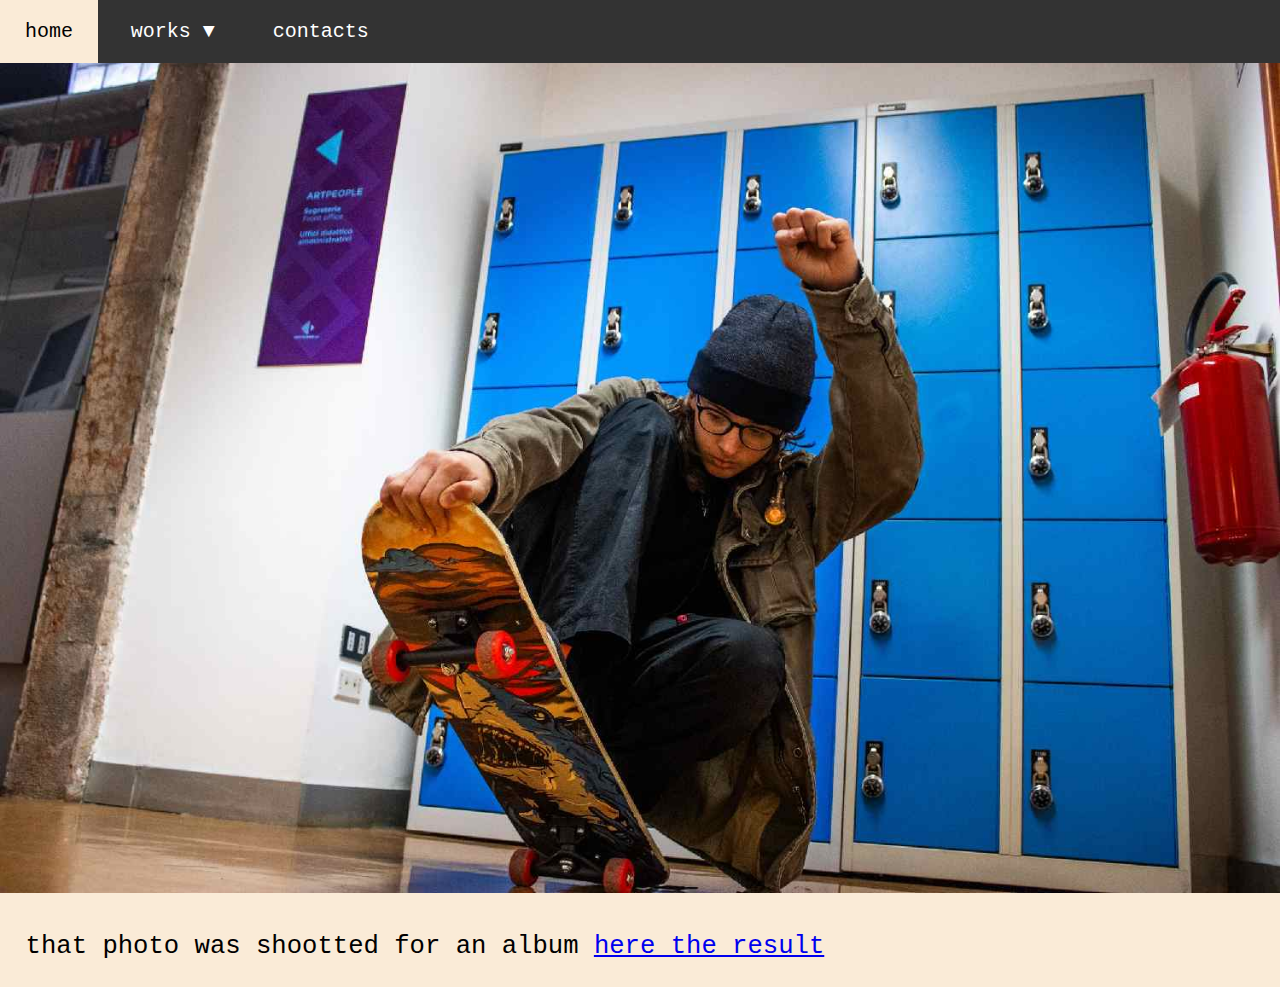
<file: index.html>
<html>
  <head>
  <title>Il mio sito</title>
  <link href="ilmiosito.css" rel="stylesheet">
  </head>
  <body>
  <br/>
    <div id=foto>
  <img class="hero" src="foto/home.jpg" alt="image">
  </div>
 <ul>
    <li><a href="index.html">home</a></li>
    <li>
	 <a href="">works ▼</a>
	 <ul class="dropdown">
	    <li><a href="">works ▼</a></li>
		<li><a href="">album</a></li>
		<li><a href="berlino.html">berlino</a></li>
		<li><a href="">cipro</a></li>
	 </ul>
	</li> 	
	<li><a href="contatti.html">contacts</a></li>
  </ul>
  
  <div class="main">
    <p>that photo was shootted for an album 
      <a href="tondin_cover.html">here the result</a>
    </p>
  </div>
  </body>
</html>
</file>
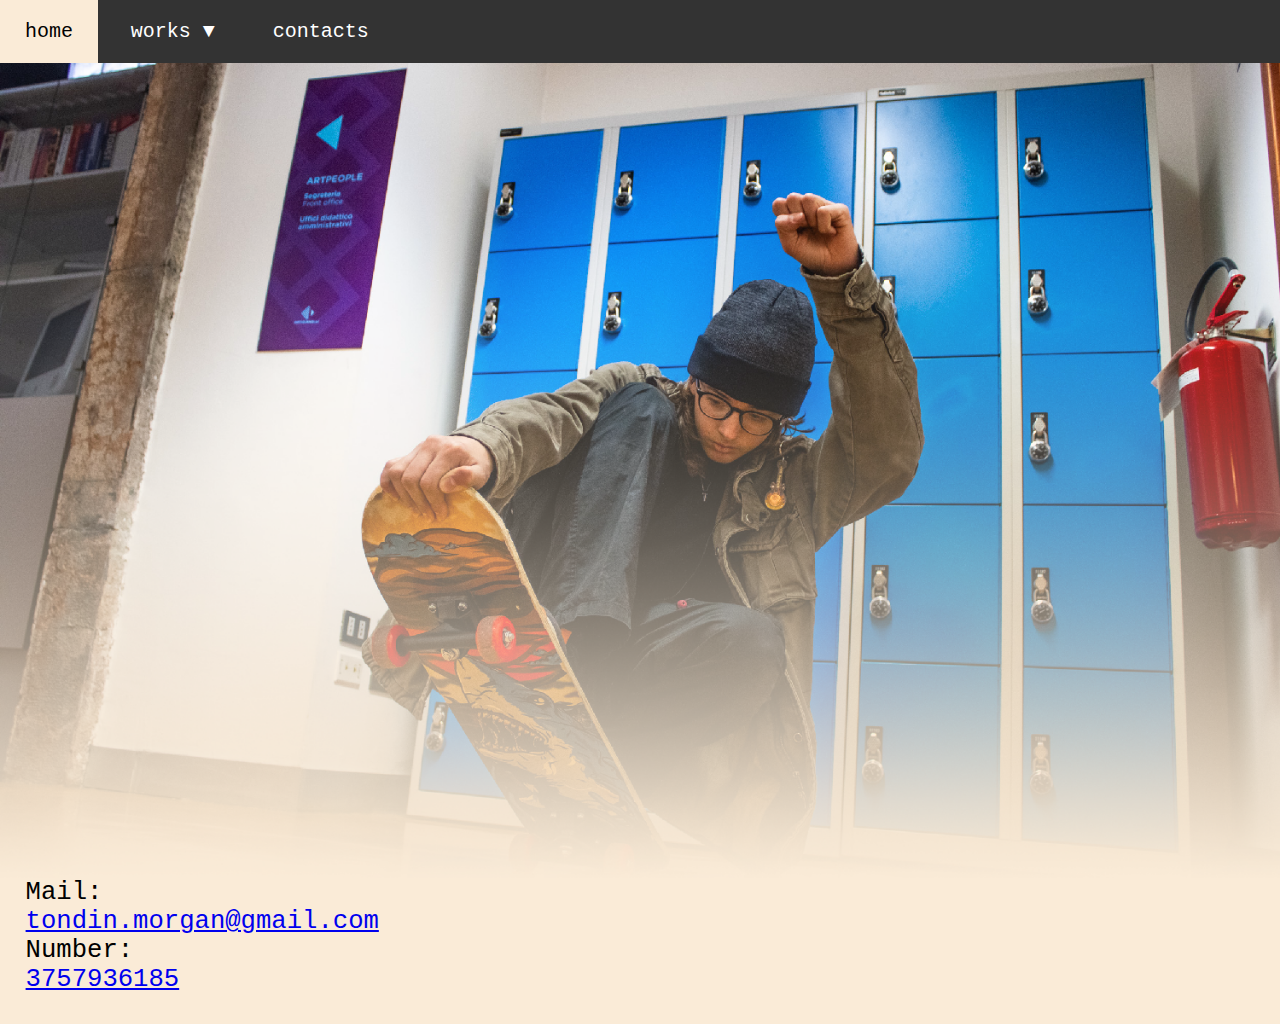
<file: contatti.html>
<head>
<link href="ilmiosito.css" rel="stylesheet">
</head>
<body>
<ul>
    <li><a href="index.html">home</a></li>
    <li>
	 <a href="">works ▼</a>
	 <ul class="dropdown">
	    <li><a href="">works ▼</a></li>
		<li><a href="">album</a></li>
		<li><a href="berlino.html">berlino</a></li>
		<li><a href="">cipro</a></li>
	 </ul>
	</li> 	
	<li><a href="contatti.html">contacts</a></li>
  </ul>
  <div id=foto>
 <img src="foto/foto.png"  alt="image" class="hero">
  </div>
  <div  id=text class="center">
  <P>Mail:</P>
  <a href="mailto:tondin.morgan@gmail.com">tondin.morgan@gmail.com</a>
  <P>Number:</P>
  <a href="tel:3757936185">3757936185</a>
  </div>
</body>
</file>
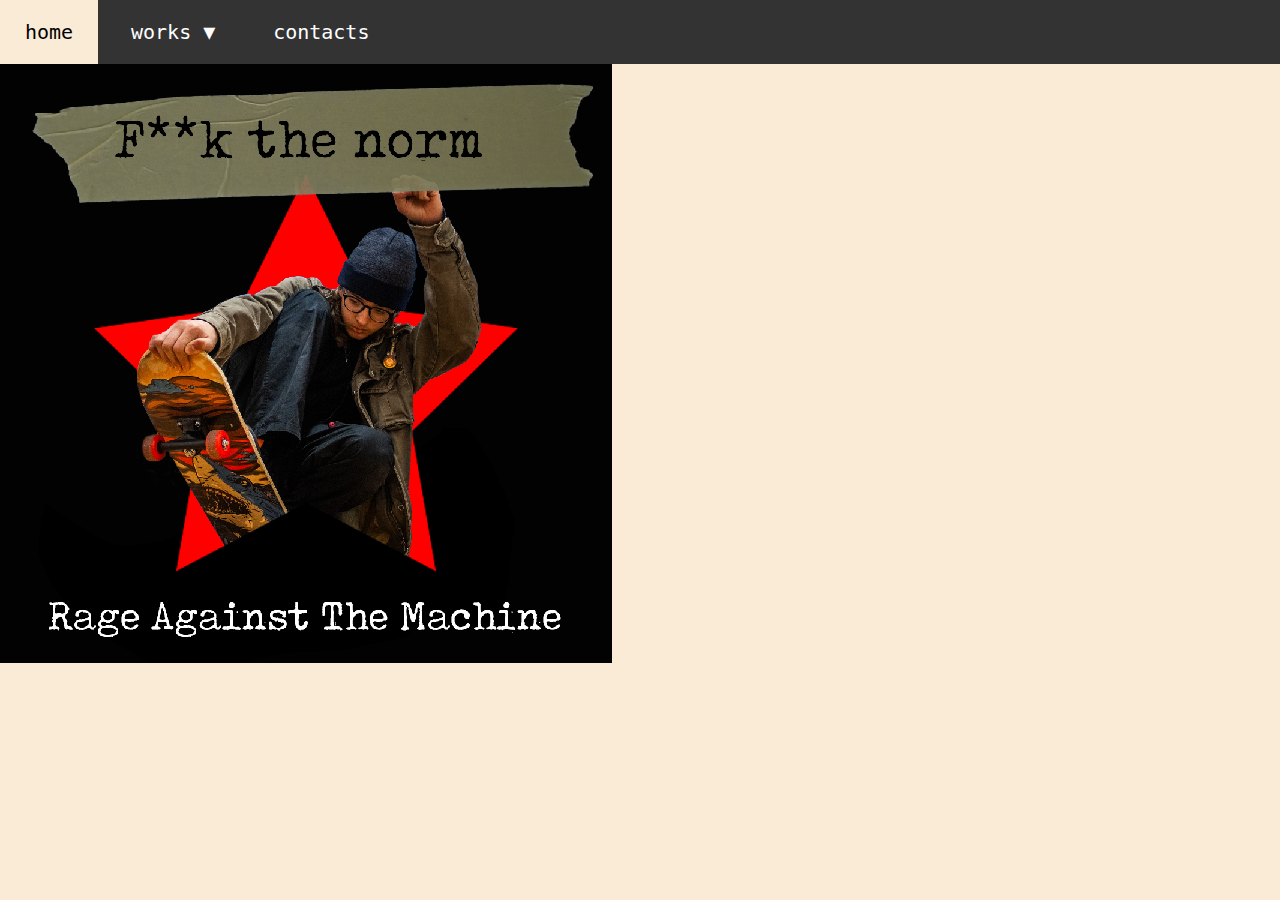
<file: tondin_cover.html>
<html lang="it"> 
    <head>
        <title>la mia foto</title>
		<link href="ilmiosito.css" rel="stylesheet">
    </head>
    <body>
       <div id="foto/foto_album">

        <img src="foto/tondin_copertina.png">
    </div>
	<ul>
    <li><a href="index.html">home</a></li>
    <li>
	 <a href="">works ▼</a>
	 <ul class="dropdown">
	    <li><a href="">works ▼</a></li>
		<li><a href="">album</a></li>
		<li><a href="berlino.html">berlino</a></li>
		<li><a href="">cipro</a></li>
	 </ul>
	</li> 	
	<li><a href="contatti.html">contacts</a></li>
  </ul>
    </body>
</html>
</file>
<file: ilmiosito.css>
*{
	padding:0;
	margin:0;
	font-family:monospace;
}
ul {
	list-style: none;
	background: #333;
	position:fixed;
	top:0;
	width:100%;
}
ul li {
	display:inline-block;
	position: relative;
}
ul li a{
	display:block;
	padding: 20px 25px;
	color: #fff;
	text-decoration:none;
	text-align:center;
	font-size:20px;
}
ul li ul.dropdown li{
	display:block;
	
}
ul li ul.dropdown{
	width: 100%;
	background: #333;
	position: absolute;
	display:none;
	z-index: 999;
}
ul li a:hover {
	background:antiquewhite;
	color:black
}
ul li:hover ul.dropdown {
	display: block;
}

body {
    background-color: antiquewhite;
    margin:0px
}

#text {
	padding-left:2vw;
	padding-bottom: 2vw;
	font-size: 2vw;
}
  .main {
    margin-top: 3vw;
	padding-left: 2vw;
	padding-bottom: 2vw;
	
  }


.hero {
	margin-top: 25px;
	text-align:center;
}

.hero img {
	max-width:100%
}
img {
	max-width:100%;
	margin-top:4vw
}

p{
	font-size: 2vw;
	padding-bottom:
}

<!a{
	font-size: 2vw;
}>

#metro_1{
	max-height: 100%;
}
</file>
